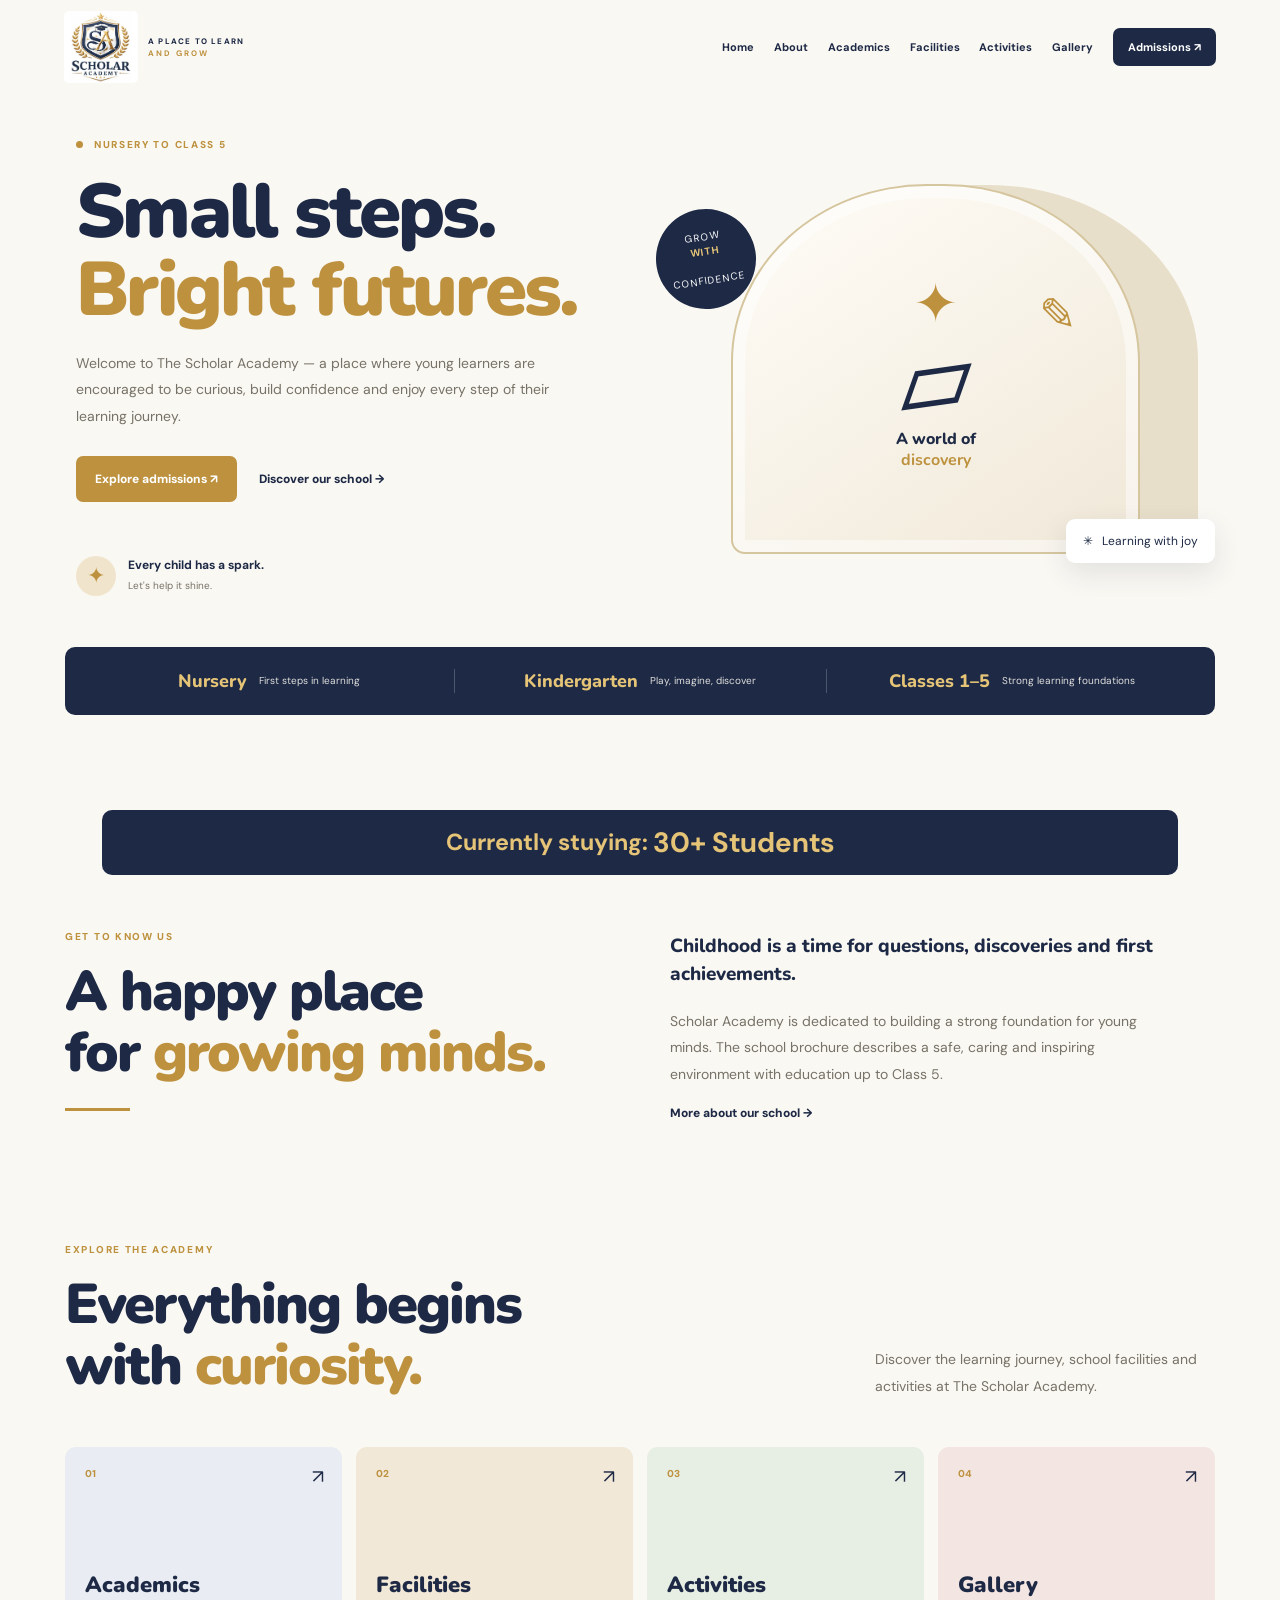
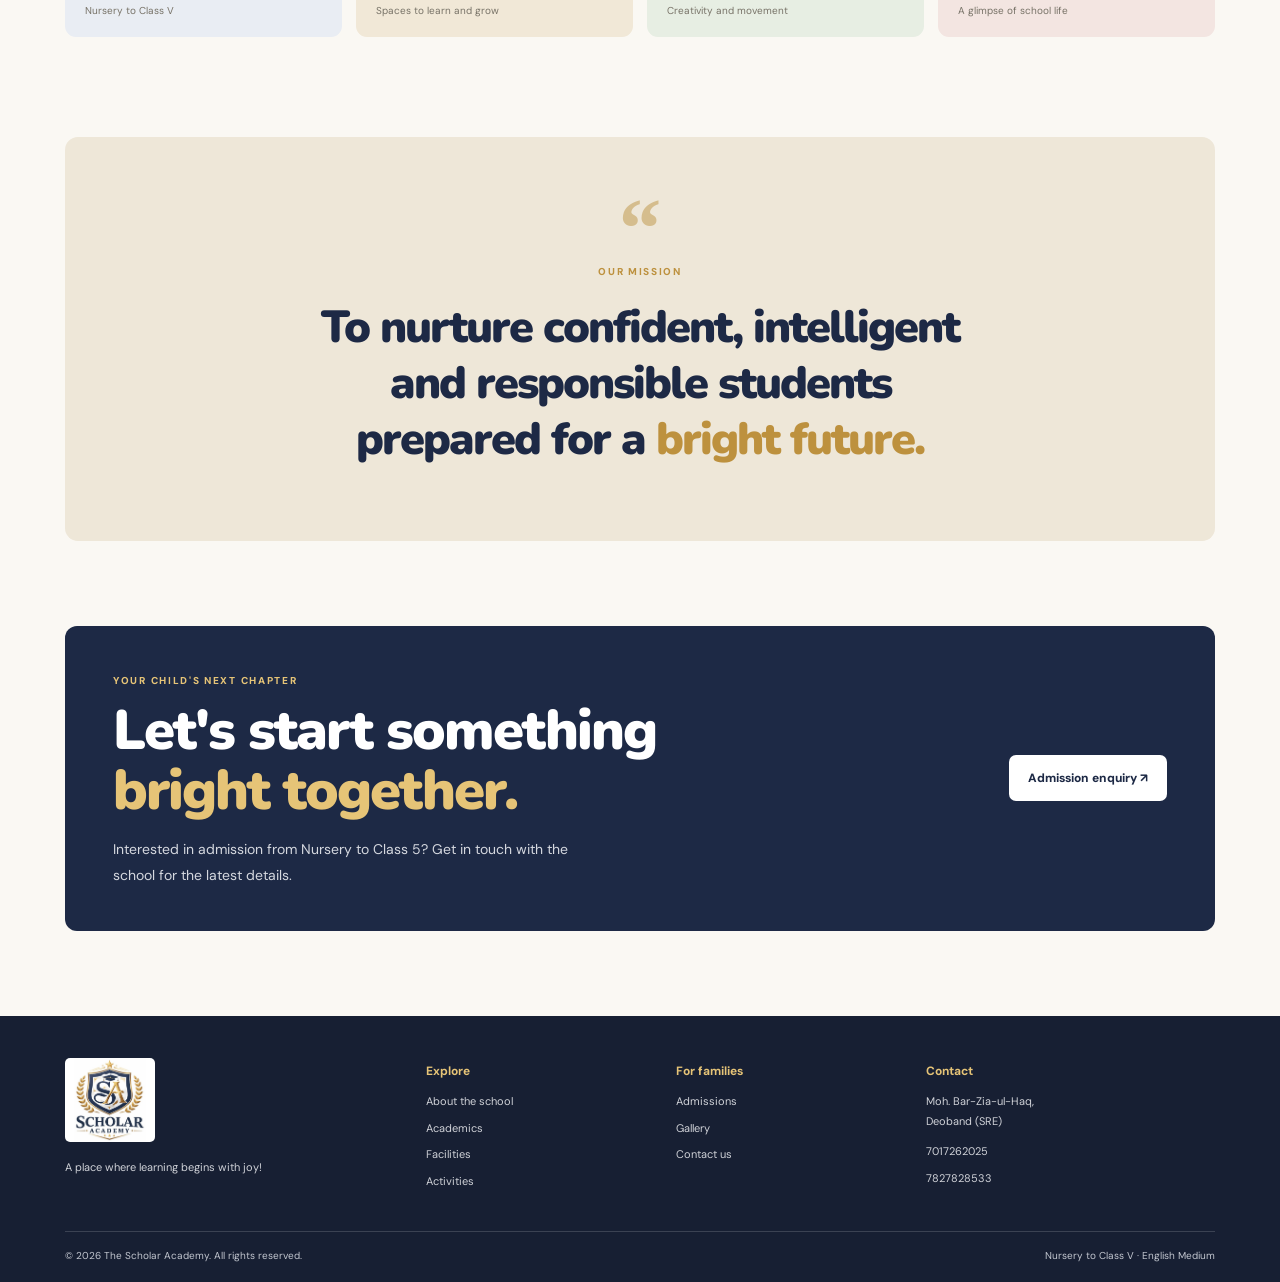
<file: index.html>
<!doctype html>
<html lang="en"><head>
<meta charset="UTF-8"><meta name="viewport" content="width=device-width, initial-scale=1">
<meta name="description" content="The Scholar Academy — Nursery to Class 5 in Deoband.">
<title>Home | The Scholar Academy</title>
<link rel="preconnect" href="https://fonts.googleapis.com"><link rel="preconnect" href="https://fonts.gstatic.com" crossorigin>
<link href="https://fonts.googleapis.com/css2?family=DM+Sans:wght@400;500;600;700&family=Nunito:wght@600;700;800;900&display=swap" rel="stylesheet">
<link rel="stylesheet" href="style.css"></head><body>

<header class="site-header">
  <a class="brand" href="index.html" aria-label="The Scholar Academy home">
    <img src="assets/scholar-academy-logo.jpg" alt="The Scholar Academy crest" class="brand-logo">
    <span class="brand-caption">A PLACE TO LEARN <b>AND GROW</b></span>
  </a>
  <button class="menu-toggle" aria-label="Open navigation" aria-expanded="false" aria-controls="main-nav"><span></span><span></span><span></span></button>
  <nav class="main-nav" id="main-nav">
    <a href="index.html">Home</a><a href="about.html">About</a><a href="academics.html">Academics</a>
    <a href="facilities.html">Facilities</a><a href="activities.html">Activities</a>
    <a href="gallery.html">Gallery</a><a class="nav-cta" href="admissions.html">Admissions ↗</a>
  </nav>
</header>

<main>
<section class="hero section-wrap" id="home">
  <div class="hero-copy reveal">
    <span class="eyebrow"><i></i> NURSERY TO CLASS 5</span>
    <h1>Small steps.<br><em>Bright futures.</em></h1>
    <p>Welcome to The Scholar Academy — a place where young learners are encouraged to be curious, build confidence and enjoy every step of their learning journey.</p>
    <div class="hero-actions"><a class="button button-gold" href="admissions.html">Explore admissions ↗</a><a class="text-link" href="about.html">Discover our school →</a></div>
    <div class="hero-note"><span class="note-icon">✦</span><p><strong>Every child has a spark.</strong><br><small>Let's help it shine.</small></p></div>
  </div>
  <div class="hero-art reveal">
    <div class="art-backdrop"></div><div class="hero-illustration"><span class="ill-star">✦</span><span class="ill-book">▱</span><span class="ill-pencil">✎</span><span class="ill-caption">A world of<br><b>discovery</b></span></div>
    <div class="photo-sticker">✳ &nbsp; Learning with joy</div><div class="round-sticker">GROW<br><strong>WITH</strong><br>CONFIDENCE</div>
  </div>
  <div class="hero-highlights"><div><b>Nursery</b><span>First steps in learning</span></div><div><b>Kindergarten</b><span>Play, imagine, discover</span></div><div><b>Classes 1–5</b><span>Strong learning foundations</span></div></div>
</section>
<div class="hero-highlights2"><h5>Currently stuying: </h5><b>30+ Students</b></div>
<section class="about section-wrap" id="about">
  <div class="about-heading reveal"><span class="eyebrow">GET TO KNOW US</span><h2>A happy place<br>for <em>growing minds.</em></h2><span class="gold-rule"></span></div>
  <div class="about-copy reveal"><p class="lead">Childhood is a time for questions, discoveries and first achievements.</p><p>Scholar Academy is dedicated to building a strong foundation for young minds. The school brochure describes a safe, caring and inspiring environment with education up to Class 5.</p><a class="text-link" href="about.html">More about our school →</a></div>
</section>
<section class="home-links section-wrap">
  <div class="section-heading reveal"><div><span class="eyebrow">EXPLORE THE ACADEMY</span><h2>Everything begins<br>with <em>curiosity.</em></h2></div><p>Discover the learning journey, school facilities and activities at The Scholar Academy.</p></div>
  <div class="link-card-grid">
    <a class="link-card card-one reveal" href="academics.html"><span>01</span><b>Academics</b><small>Nursery to Class V</small><i>↗</i></a>
    <a class="link-card card-two reveal" href="facilities.html"><span>02</span><b>Facilities</b><small>Spaces to learn and grow</small><i>↗</i></a>
    <a class="link-card card-three reveal" href="activities.html"><span>03</span><b>Activities</b><small>Creativity and movement</small><i>↗</i></a>
    <a class="link-card card-four reveal" href="gallery.html"><span>04</span><b>Gallery</b><small>A glimpse of school life</small><i>↗</i></a>
  </div>
</section>
<section class="mission section-wrap"><div class="mission-mark">“</div><span class="eyebrow">OUR MISSION</span><h2>To nurture confident, intelligent<br>and responsible students<br>prepared for a <em>bright future.</em></h2></section>
<section class="admissions section-wrap" id="admissions"><div><span class="eyebrow">YOUR CHILD'S NEXT CHAPTER</span><h2>Let's start something<br><em>bright together.</em></h2><p>Interested in admission from Nursery to Class 5? Get in touch with the school for the latest details.</p></div><a class="button button-light" href="admissions.html">Admission enquiry ↗</a></section>
</main>

<footer class="footer" id="contact">
  <div class="footer-main">
    <div><img src="assets/scholar-academy-logo.jpg" alt="The Scholar Academy logo" class="footer-logo"><p>A place where learning begins with joy!</p></div>
    <div><h4>Explore</h4><a href="about.html">About the school</a><a href="academics.html">Academics</a><a href="facilities.html">Facilities</a><a href="activities.html">Activities</a></div>
    <div><h4>For families</h4><a href="admissions.html">Admissions</a><a href="gallery.html">Gallery</a><a href="contact.html">Contact us</a></div>
    <div><h4>Contact</h4><p>Moh. Bar-Zia-ul-Haq,<br>Deoband (SRE)</p><a href="tel:+917017262025">7017262025</a><a href="tel:+917827828533">7827828533</a></div>
  </div>
  <div class="footer-bottom"><span>© <span id="year"></span> The Scholar Academy. All rights reserved.</span><span>Nursery to Class V · English Medium</span></div>
</footer>

<script src="script.js"></script></body></html>
</file>
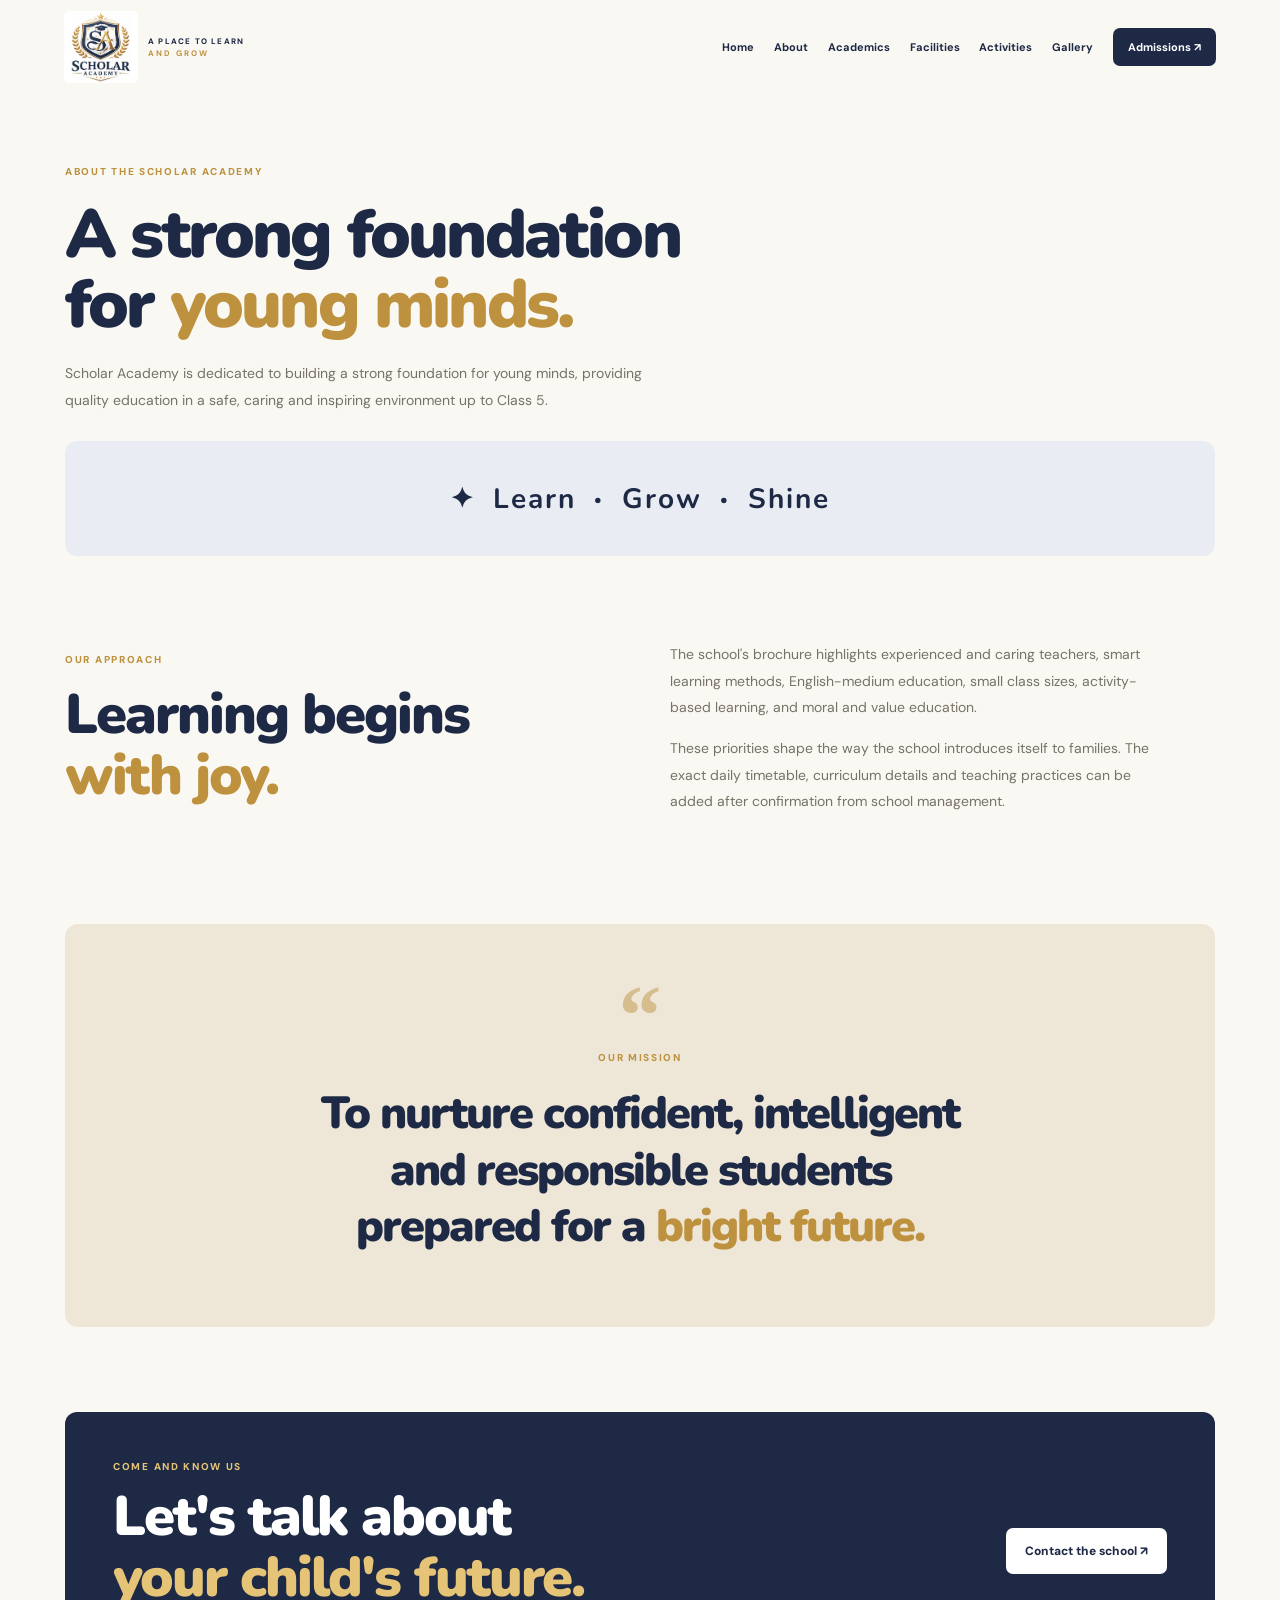
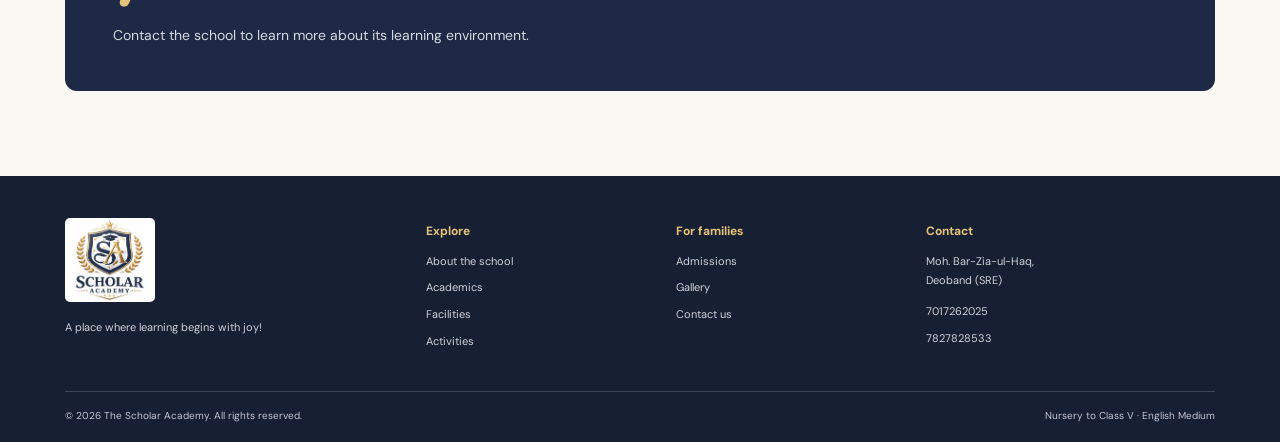
<file: about.html>
<!doctype html>
<html lang="en"><head>
<meta charset="UTF-8"><meta name="viewport" content="width=device-width, initial-scale=1">
<meta name="description" content="Learn about Scholar Academy's approach and mission.">
<title>About | The Scholar Academy</title>
<link rel="preconnect" href="https://fonts.googleapis.com"><link rel="preconnect" href="https://fonts.gstatic.com" crossorigin>
<link href="https://fonts.googleapis.com/css2?family=DM+Sans:wght@400;500;600;700&family=Nunito:wght@600;700;800;900&display=swap" rel="stylesheet">
<link rel="stylesheet" href="style.css"></head><body>

<header class="site-header">
  <a class="brand" href="index.html" aria-label="The Scholar Academy home">
    <img src="assets/scholar-academy-logo.jpg" alt="The Scholar Academy crest" class="brand-logo">
    <span class="brand-caption">A PLACE TO LEARN <b>AND GROW</b></span>
  </a>
  <button class="menu-toggle" aria-label="Open navigation" aria-expanded="false" aria-controls="main-nav"><span></span><span></span><span></span></button>
  <nav class="main-nav" id="main-nav">
    <a href="index.html">Home</a><a href="about.html">About</a><a href="academics.html">Academics</a>
    <a href="facilities.html">Facilities</a><a href="activities.html">Activities</a>
    <a href="gallery.html">Gallery</a><a class="nav-cta" href="admissions.html">Admissions ↗</a>
  </nav>
</header>

<main>
<section class="page-hero section-wrap"><span class="eyebrow">ABOUT THE SCHOLAR ACADEMY</span><h1>A strong foundation<br>for <em>young minds.</em></h1><p>Scholar Academy is dedicated to building a strong foundation for young minds, providing quality education in a safe, caring and inspiring environment up to Class 5.</p><div class="page-hero-art art-about">✦ <b>Learn</b> · <b>Grow</b> · <b>Shine</b></div></section>
<section class="content-split section-wrap"><div><span class="eyebrow">OUR APPROACH</span><h2>Learning begins<br><em>with joy.</em></h2></div><div><p>The school's brochure highlights experienced and caring teachers, smart learning methods, English-medium education, small class sizes, activity-based learning, and moral and value education.</p><p>These priorities shape the way the school introduces itself to families. The exact daily timetable, curriculum details and teaching practices can be added after confirmation from school management.</p></div></section>
<section class="mission section-wrap"><div class="mission-mark">“</div><span class="eyebrow">OUR MISSION</span><h2>To nurture confident, intelligent<br>and responsible students<br>prepared for a <em>bright future.</em></h2></section>
<section class="admissions section-wrap"><div><span class="eyebrow">COME AND KNOW US</span><h2>Let's talk about<br><em>your child's future.</em></h2><p>Contact the school to learn more about its learning environment.</p></div><a class="button button-light" href="contact.html">Contact the school ↗</a></section>
</main>

<footer class="footer" id="contact">
  <div class="footer-main">
    <div><img src="assets/scholar-academy-logo.jpg" alt="The Scholar Academy logo" class="footer-logo"><p>A place where learning begins with joy!</p></div>
    <div><h4>Explore</h4><a href="about.html">About the school</a><a href="academics.html">Academics</a><a href="facilities.html">Facilities</a><a href="activities.html">Activities</a></div>
    <div><h4>For families</h4><a href="admissions.html">Admissions</a><a href="gallery.html">Gallery</a><a href="contact.html">Contact us</a></div>
    <div><h4>Contact</h4><p>Moh. Bar-Zia-ul-Haq,<br>Deoband (SRE)</p><a href="tel:+917017262025">7017262025</a><a href="tel:+917827828533">7827828533</a></div>
  </div>
  <div class="footer-bottom"><span>© <span id="year"></span> The Scholar Academy. All rights reserved.</span><span>Nursery to Class V · English Medium</span></div>
</footer>

<script src="script.js"></script></body></html>
</file>
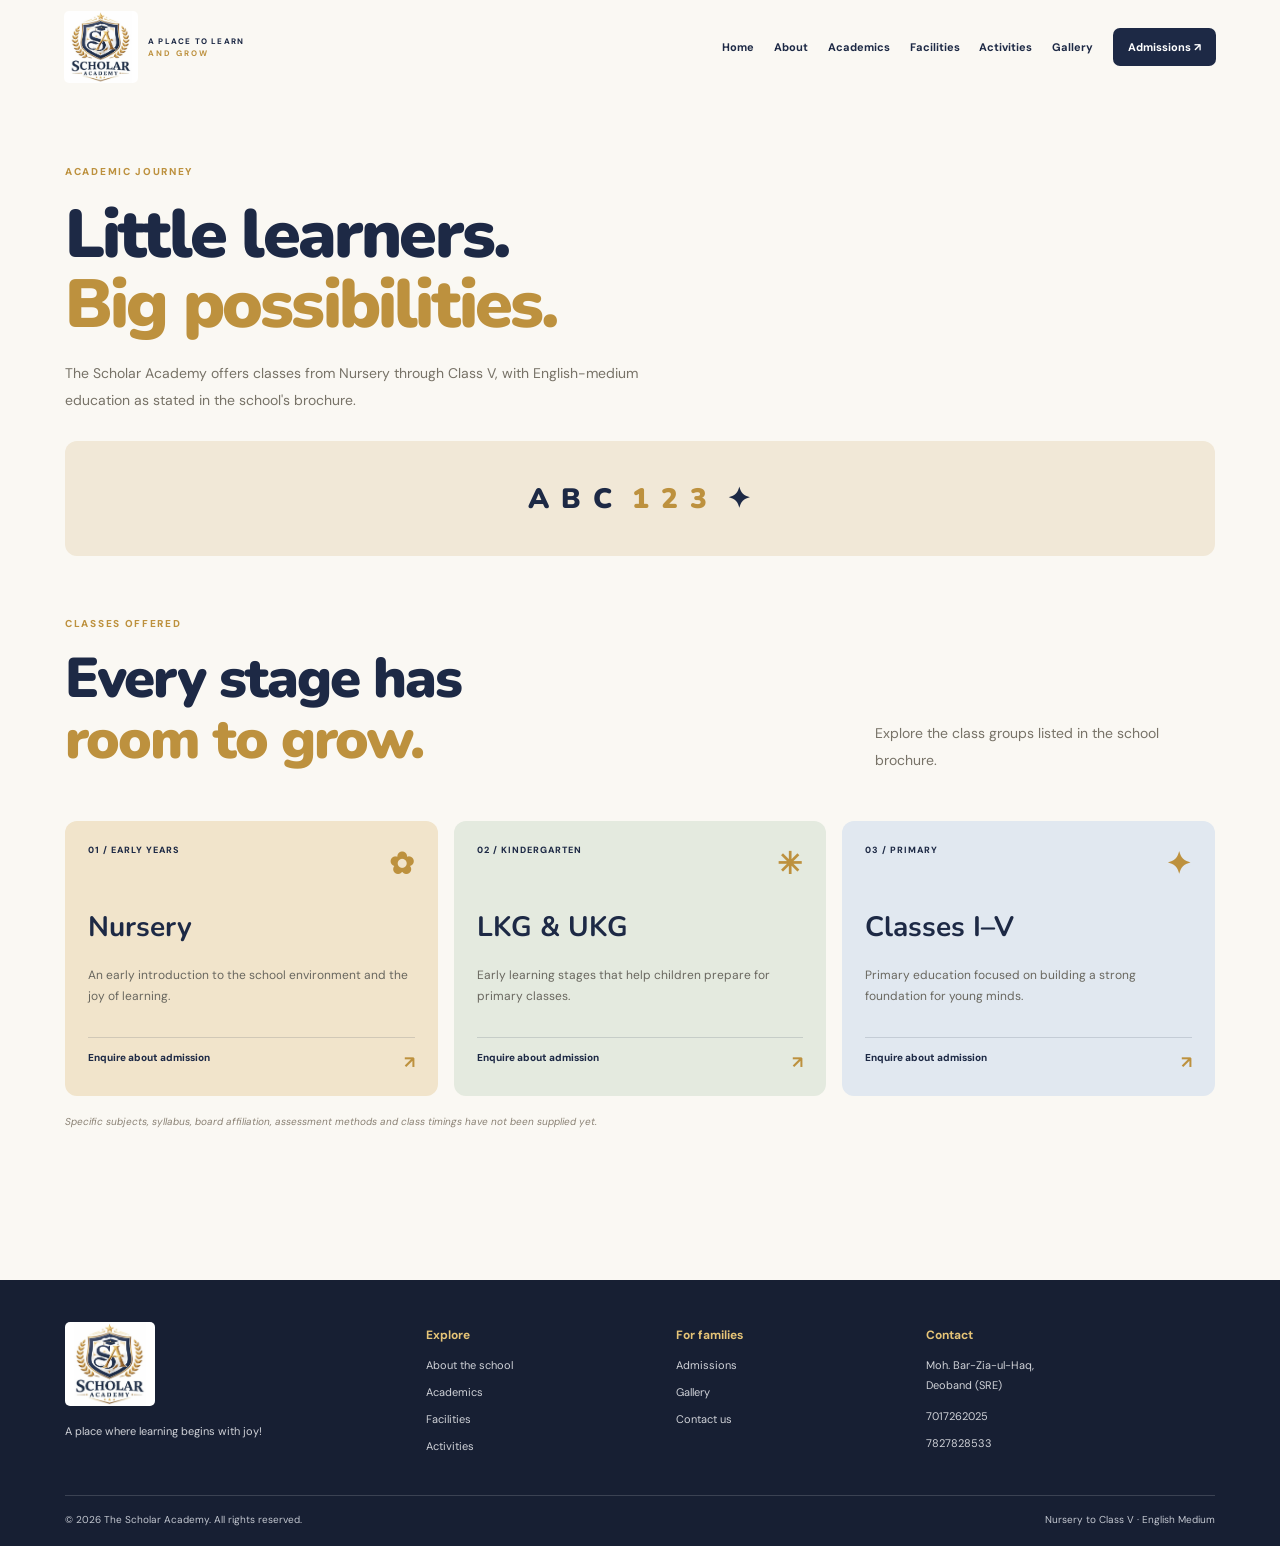
<file: academics.html>
<!doctype html>
<html lang="en"><head>
<meta charset="UTF-8"><meta name="viewport" content="width=device-width, initial-scale=1">
<meta name="description" content="Academic stages from Nursery to Class V at Scholar Academy.">
<title>Academics | The Scholar Academy</title>
<link rel="preconnect" href="https://fonts.googleapis.com"><link rel="preconnect" href="https://fonts.gstatic.com" crossorigin>
<link href="https://fonts.googleapis.com/css2?family=DM+Sans:wght@400;500;600;700&family=Nunito:wght@600;700;800;900&display=swap" rel="stylesheet">
<link rel="stylesheet" href="style.css"></head><body>

<header class="site-header">
  <a class="brand" href="index.html" aria-label="The Scholar Academy home">
    <img src="assets/scholar-academy-logo.jpg" alt="The Scholar Academy crest" class="brand-logo">
    <span class="brand-caption">A PLACE TO LEARN <b>AND GROW</b></span>
  </a>
  <button class="menu-toggle" aria-label="Open navigation" aria-expanded="false" aria-controls="main-nav"><span></span><span></span><span></span></button>
  <nav class="main-nav" id="main-nav">
    <a href="index.html">Home</a><a href="about.html">About</a><a href="academics.html">Academics</a>
    <a href="facilities.html">Facilities</a><a href="activities.html">Activities</a>
    <a href="gallery.html">Gallery</a><a class="nav-cta" href="admissions.html">Admissions ↗</a>
  </nav>
</header>

<main>
<section class="page-hero section-wrap"><span class="eyebrow">ACADEMIC JOURNEY</span><h1>Little learners.<br><em>Big possibilities.</em></h1><p>The Scholar Academy offers classes from Nursery through Class V, with English-medium education as stated in the school's brochure.</p><div class="page-hero-art art-academics">A B C <span>1 2 3</span> ✦</div></section>
<section class="academics section-wrap"><div class="section-heading"><div><span class="eyebrow">CLASSES OFFERED</span><h2>Every stage has<br><em>room to grow.</em></h2></div><p>Explore the class groups listed in the school brochure.</p></div>
<div class="program-grid">
<article class="program-card program-early"><div class="program-top"><span>01 / EARLY YEARS</span><span class="program-symbol">✿</span></div><h3>Nursery</h3><p>An early introduction to the school environment and the joy of learning.</p><a href="admissions.html">Enquire about admission <b>↗</b></a></article>
<article class="program-card program-kinder"><div class="program-top"><span>02 / KINDERGARTEN</span><span class="program-symbol">✳</span></div><h3>LKG & UKG</h3><p>Early learning stages that help children prepare for primary classes.</p><a href="admissions.html">Enquire about admission <b>↗</b></a></article>
<article class="program-card program-primary"><div class="program-top"><span>03 / PRIMARY</span><span class="program-symbol">✦</span></div><h3>Classes I–V</h3><p>Primary education focused on building a strong foundation for young minds.</p><a href="admissions.html">Enquire about admission <b>↗</b></a></article>
</div><p class="small-note">Specific subjects, syllabus, board affiliation, assessment methods and class timings have not been supplied yet.</p></section>
</main>

<footer class="footer" id="contact">
  <div class="footer-main">
    <div><img src="assets/scholar-academy-logo.jpg" alt="The Scholar Academy logo" class="footer-logo"><p>A place where learning begins with joy!</p></div>
    <div><h4>Explore</h4><a href="about.html">About the school</a><a href="academics.html">Academics</a><a href="facilities.html">Facilities</a><a href="activities.html">Activities</a></div>
    <div><h4>For families</h4><a href="admissions.html">Admissions</a><a href="gallery.html">Gallery</a><a href="contact.html">Contact us</a></div>
    <div><h4>Contact</h4><p>Moh. Bar-Zia-ul-Haq,<br>Deoband (SRE)</p><a href="tel:+917017262025">7017262025</a><a href="tel:+917827828533">7827828533</a></div>
  </div>
  <div class="footer-bottom"><span>© <span id="year"></span> The Scholar Academy. All rights reserved.</span><span>Nursery to Class V · English Medium</span></div>
</footer>

<script src="script.js"></script></body></html>
</file>
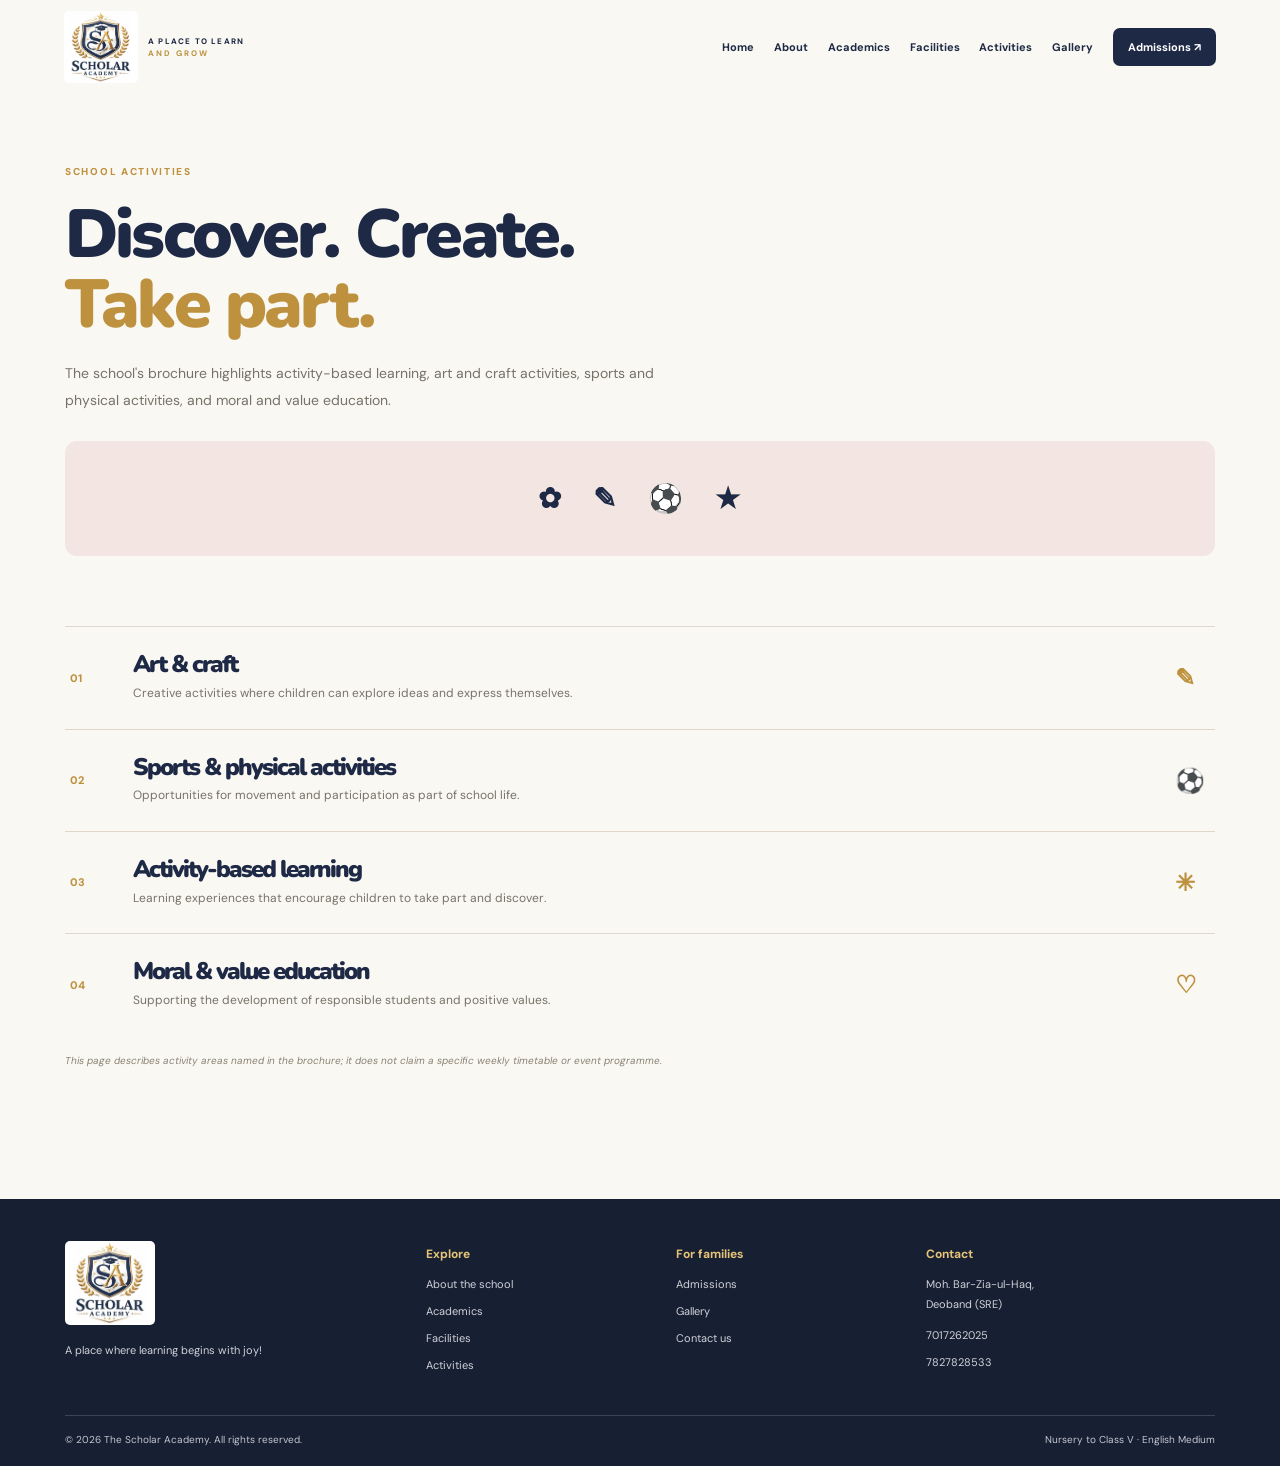
<file: activities.html>
<!doctype html>
<html lang="en"><head>
<meta charset="UTF-8"><meta name="viewport" content="width=device-width, initial-scale=1">
<meta name="description" content="Activity-based learning, art and craft, sports and physical activities.">
<title>Activities | The Scholar Academy</title>
<link rel="preconnect" href="https://fonts.googleapis.com"><link rel="preconnect" href="https://fonts.gstatic.com" crossorigin>
<link href="https://fonts.googleapis.com/css2?family=DM+Sans:wght@400;500;600;700&family=Nunito:wght@600;700;800;900&display=swap" rel="stylesheet">
<link rel="stylesheet" href="style.css"></head><body>

<header class="site-header">
  <a class="brand" href="index.html" aria-label="The Scholar Academy home">
    <img src="assets/scholar-academy-logo.jpg" alt="The Scholar Academy crest" class="brand-logo">
    <span class="brand-caption">A PLACE TO LEARN <b>AND GROW</b></span>
  </a>
  <button class="menu-toggle" aria-label="Open navigation" aria-expanded="false" aria-controls="main-nav"><span></span><span></span><span></span></button>
  <nav class="main-nav" id="main-nav">
    <a href="index.html">Home</a><a href="about.html">About</a><a href="academics.html">Academics</a>
    <a href="facilities.html">Facilities</a><a href="activities.html">Activities</a>
    <a href="gallery.html">Gallery</a><a class="nav-cta" href="admissions.html">Admissions ↗</a>
  </nav>
</header>

<main>
<section class="page-hero section-wrap"><span class="eyebrow">SCHOOL ACTIVITIES</span><h1>Discover. Create.<br><em>Take part.</em></h1><p>The school's brochure highlights activity-based learning, art and craft activities, sports and physical activities, and moral and value education.</p><div class="page-hero-art art-activities">✿ &nbsp; ✎ &nbsp; ⚽ &nbsp; ★</div></section>
<section class="activity-list section-wrap">
<article class="activity-row"><span>01</span><div><h2>Art & craft</h2><p>Creative activities where children can explore ideas and express themselves.</p></div><b>✎</b></article>
<article class="activity-row"><span>02</span><div><h2>Sports & physical activities</h2><p>Opportunities for movement and participation as part of school life.</p></div><b>⚽</b></article>
<article class="activity-row"><span>03</span><div><h2>Activity-based learning</h2><p>Learning experiences that encourage children to take part and discover.</p></div><b>✳</b></article>
<article class="activity-row"><span>04</span><div><h2>Moral & value education</h2><p>Supporting the development of responsible students and positive values.</p></div><b>♡</b></article>
<p class="small-note">This page describes activity areas named in the brochure; it does not claim a specific weekly timetable or event programme.</p>
</section>
</main>

<footer class="footer" id="contact">
  <div class="footer-main">
    <div><img src="assets/scholar-academy-logo.jpg" alt="The Scholar Academy logo" class="footer-logo"><p>A place where learning begins with joy!</p></div>
    <div><h4>Explore</h4><a href="about.html">About the school</a><a href="academics.html">Academics</a><a href="facilities.html">Facilities</a><a href="activities.html">Activities</a></div>
    <div><h4>For families</h4><a href="admissions.html">Admissions</a><a href="gallery.html">Gallery</a><a href="contact.html">Contact us</a></div>
    <div><h4>Contact</h4><p>Moh. Bar-Zia-ul-Haq,<br>Deoband (SRE)</p><a href="tel:+917017262025">7017262025</a><a href="tel:+917827828533">7827828533</a></div>
  </div>
  <div class="footer-bottom"><span>© <span id="year"></span> The Scholar Academy. All rights reserved.</span><span>Nursery to Class V · English Medium</span></div>
</footer>

<script src="script.js"></script></body></html>
</file>
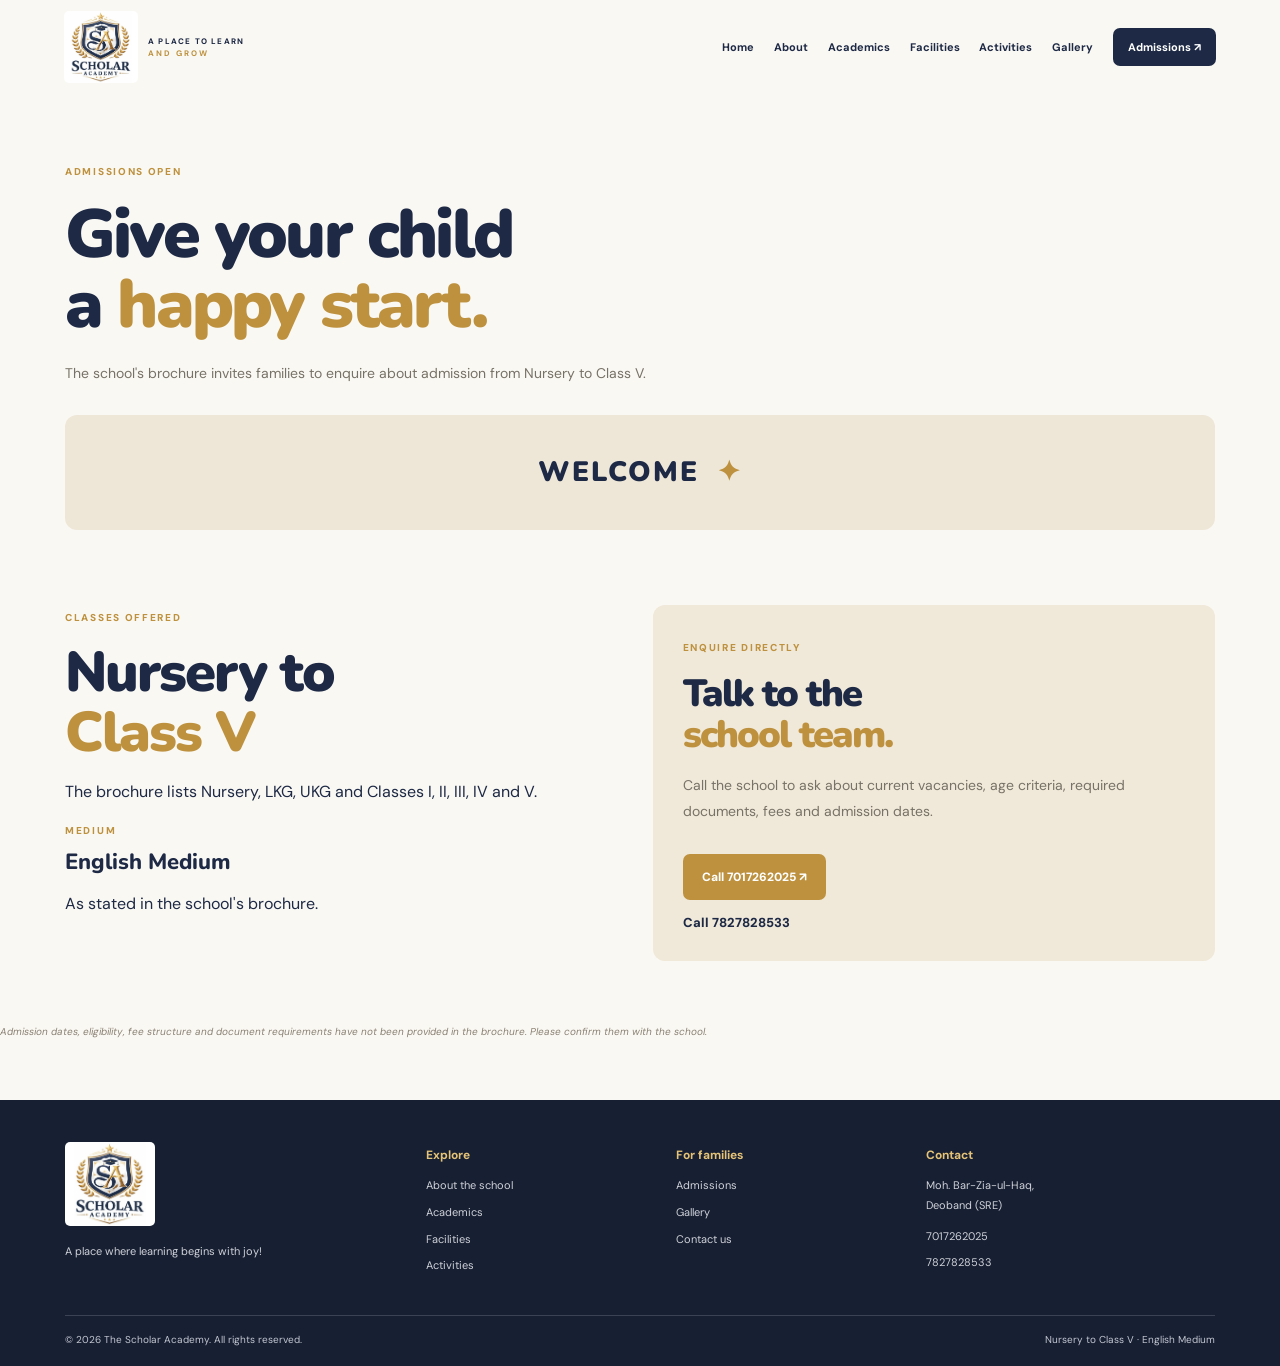
<file: admissions.html>
<!doctype html>
<html lang="en"><head>
<meta charset="UTF-8"><meta name="viewport" content="width=device-width, initial-scale=1">
<meta name="description" content="Contact The Scholar Academy about admissions from Nursery to Class V.">
<title>Admissions | The Scholar Academy</title>
<link rel="preconnect" href="https://fonts.googleapis.com"><link rel="preconnect" href="https://fonts.gstatic.com" crossorigin>
<link href="https://fonts.googleapis.com/css2?family=DM+Sans:wght@400;500;600;700&family=Nunito:wght@600;700;800;900&display=swap" rel="stylesheet">
<link rel="stylesheet" href="style.css"></head><body>

<header class="site-header">
  <a class="brand" href="index.html" aria-label="The Scholar Academy home">
    <img src="assets/scholar-academy-logo.jpg" alt="The Scholar Academy crest" class="brand-logo">
    <span class="brand-caption">A PLACE TO LEARN <b>AND GROW</b></span>
  </a>
  <button class="menu-toggle" aria-label="Open navigation" aria-expanded="false" aria-controls="main-nav"><span></span><span></span><span></span></button>
  <nav class="main-nav" id="main-nav">
    <a href="index.html">Home</a><a href="about.html">About</a><a href="academics.html">Academics</a>
    <a href="facilities.html">Facilities</a><a href="activities.html">Activities</a>
    <a href="gallery.html">Gallery</a><a class="nav-cta" href="admissions.html">Admissions ↗</a>
  </nav>
</header>

<main>
<section class="page-hero section-wrap"><span class="eyebrow">ADMISSIONS OPEN</span><h1>Give your child<br>a <em>happy start.</em></h1><p>The school's brochure invites families to enquire about admission from Nursery to Class V.</p><div class="page-hero-art art-admissions">WELCOME <span>✦</span></div></section>
<section class="admission-details section-wrap"><div><span class="eyebrow">CLASSES OFFERED</span><h2>Nursery to<br><em>Class V</em></h2><p>The brochure lists Nursery, LKG, UKG and Classes I, II, III, IV and V.</p><span class="eyebrow">MEDIUM</span><h3>English Medium</h3><p>As stated in the school's brochure.</p></div>
<div class="contact-card"><span class="eyebrow">ENQUIRE DIRECTLY</span><h2>Talk to the<br><em>school team.</em></h2><p>Call the school to ask about current vacancies, age criteria, required documents, fees and admission dates.</p><a class="button button-gold" href="tel:+917017262025">Call 7017262025 ↗</a><a class="phone-link" href="tel:+917827828533">Call 7827828533</a></div></section>
<p class="small-note section-wrap">Admission dates, eligibility, fee structure and document requirements have not been provided in the brochure. Please confirm them with the school.</p>
</main>

<footer class="footer" id="contact">
  <div class="footer-main">
    <div><img src="assets/scholar-academy-logo.jpg" alt="The Scholar Academy logo" class="footer-logo"><p>A place where learning begins with joy!</p></div>
    <div><h4>Explore</h4><a href="about.html">About the school</a><a href="academics.html">Academics</a><a href="facilities.html">Facilities</a><a href="activities.html">Activities</a></div>
    <div><h4>For families</h4><a href="admissions.html">Admissions</a><a href="gallery.html">Gallery</a><a href="contact.html">Contact us</a></div>
    <div><h4>Contact</h4><p>Moh. Bar-Zia-ul-Haq,<br>Deoband (SRE)</p><a href="tel:+917017262025">7017262025</a><a href="tel:+917827828533">7827828533</a></div>
  </div>
  <div class="footer-bottom"><span>© <span id="year"></span> The Scholar Academy. All rights reserved.</span><span>Nursery to Class V · English Medium</span></div>
</footer>

<script src="script.js"></script></body></html>
</file>
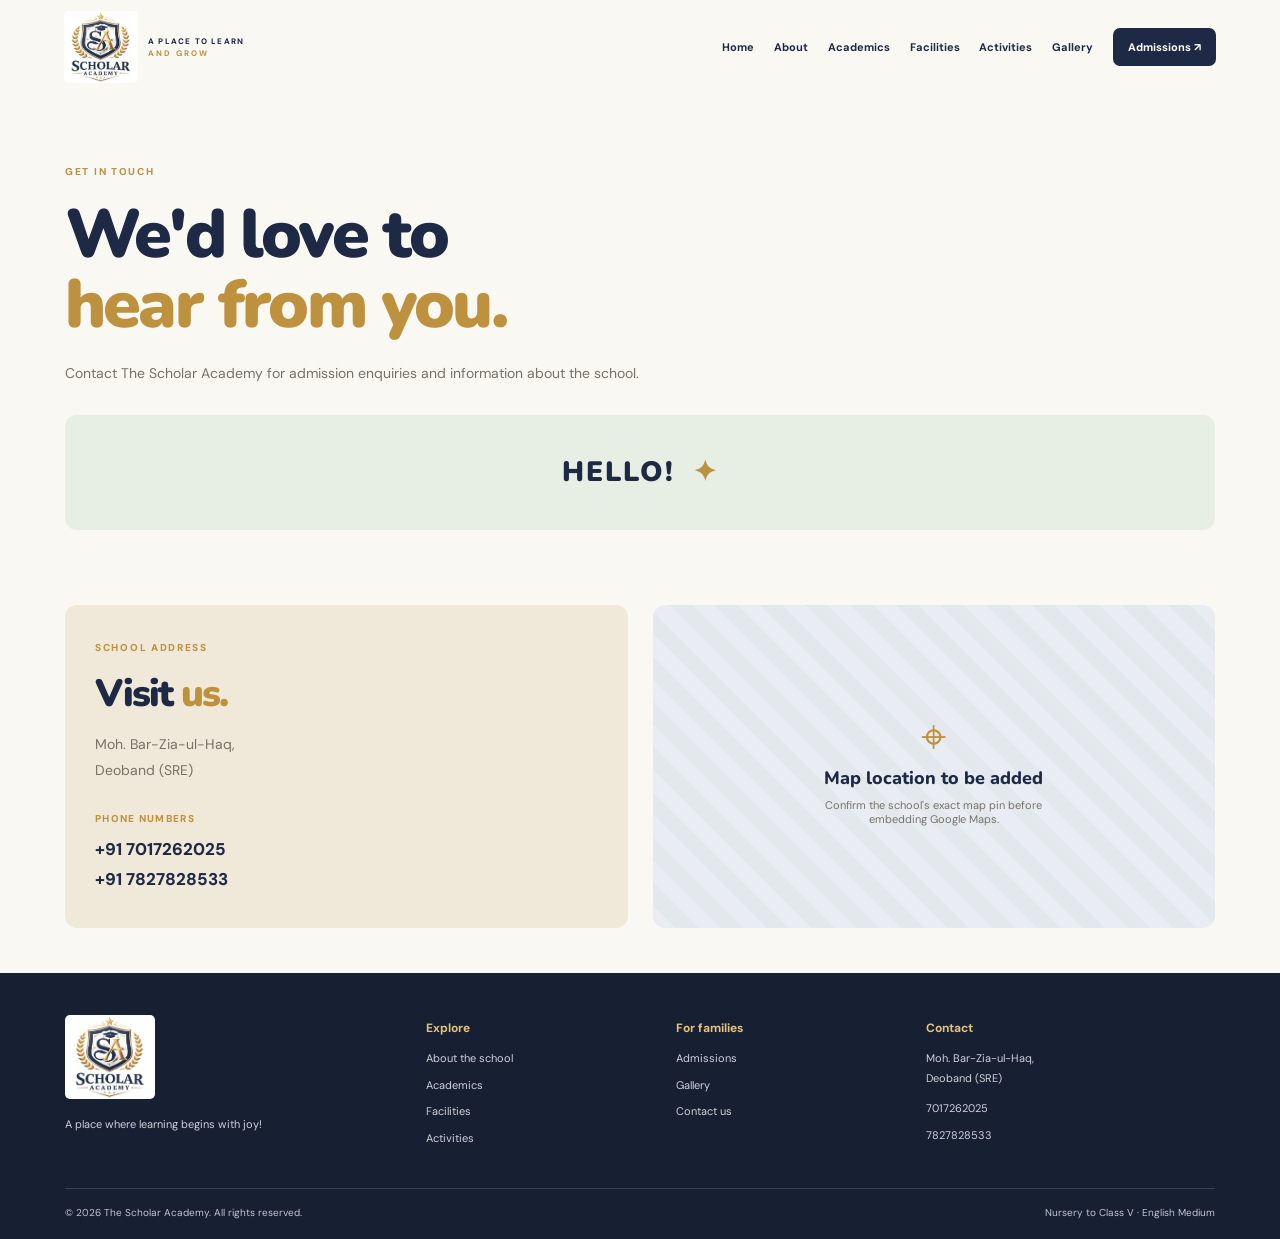
<file: contact.html>
<!doctype html>
<html lang="en"><head>
<meta charset="UTF-8"><meta name="viewport" content="width=device-width, initial-scale=1">
<meta name="description" content="Contact details for The Scholar Academy, Moh. Bar-Zia-ul-Haq, Deoband.">
<title>Contact | The Scholar Academy</title>
<link rel="preconnect" href="https://fonts.googleapis.com"><link rel="preconnect" href="https://fonts.gstatic.com" crossorigin>
<link href="https://fonts.googleapis.com/css2?family=DM+Sans:wght@400;500;600;700&family=Nunito:wght@600;700;800;900&display=swap" rel="stylesheet">
<link rel="stylesheet" href="style.css"></head><body>

<header class="site-header">
  <a class="brand" href="index.html" aria-label="The Scholar Academy home">
    <img src="assets/scholar-academy-logo.jpg" alt="The Scholar Academy crest" class="brand-logo">
    <span class="brand-caption">A PLACE TO LEARN <b>AND GROW</b></span>
  </a>
  <button class="menu-toggle" aria-label="Open navigation" aria-expanded="false" aria-controls="main-nav"><span></span><span></span><span></span></button>
  <nav class="main-nav" id="main-nav">
    <a href="index.html">Home</a><a href="about.html">About</a><a href="academics.html">Academics</a>
    <a href="facilities.html">Facilities</a><a href="activities.html">Activities</a>
    <a href="gallery.html">Gallery</a><a class="nav-cta" href="admissions.html">Admissions ↗</a>
  </nav>
</header>

<main>
<section class="page-hero section-wrap"><span class="eyebrow">GET IN TOUCH</span><h1>We'd love to<br><em>hear from you.</em></h1><p>Contact The Scholar Academy for admission enquiries and information about the school.</p><div class="page-hero-art art-contact">HELLO! <span>✦</span></div></section>
<section class="contact-layout section-wrap">
<div class="contact-card"><span class="eyebrow">SCHOOL ADDRESS</span><h2>Visit <em>us.</em></h2><p>Moh. Bar-Zia-ul-Haq,<br>Deoband (SRE)</p><p class="contact-label">PHONE NUMBERS</p><a class="contact-phone" href="tel:+917017262025">+91 7017262025</a><a class="contact-phone" href="tel:+917827828533">+91 7827828533</a></div>
<div class="map-placeholder"><span>⌖</span><b>Map location to be added</b><small>Confirm the school's exact map pin before embedding Google Maps.</small></div>
</section>
</main>

<footer class="footer" id="contact">
  <div class="footer-main">
    <div><img src="assets/scholar-academy-logo.jpg" alt="The Scholar Academy logo" class="footer-logo"><p>A place where learning begins with joy!</p></div>
    <div><h4>Explore</h4><a href="about.html">About the school</a><a href="academics.html">Academics</a><a href="facilities.html">Facilities</a><a href="activities.html">Activities</a></div>
    <div><h4>For families</h4><a href="admissions.html">Admissions</a><a href="gallery.html">Gallery</a><a href="contact.html">Contact us</a></div>
    <div><h4>Contact</h4><p>Moh. Bar-Zia-ul-Haq,<br>Deoband (SRE)</p><a href="tel:+917017262025">7017262025</a><a href="tel:+917827828533">7827828533</a></div>
  </div>
  <div class="footer-bottom"><span>© <span id="year"></span> The Scholar Academy. All rights reserved.</span><span>Nursery to Class V · English Medium</span></div>
</footer>

<script src="script.js"></script></body></html>
</file>
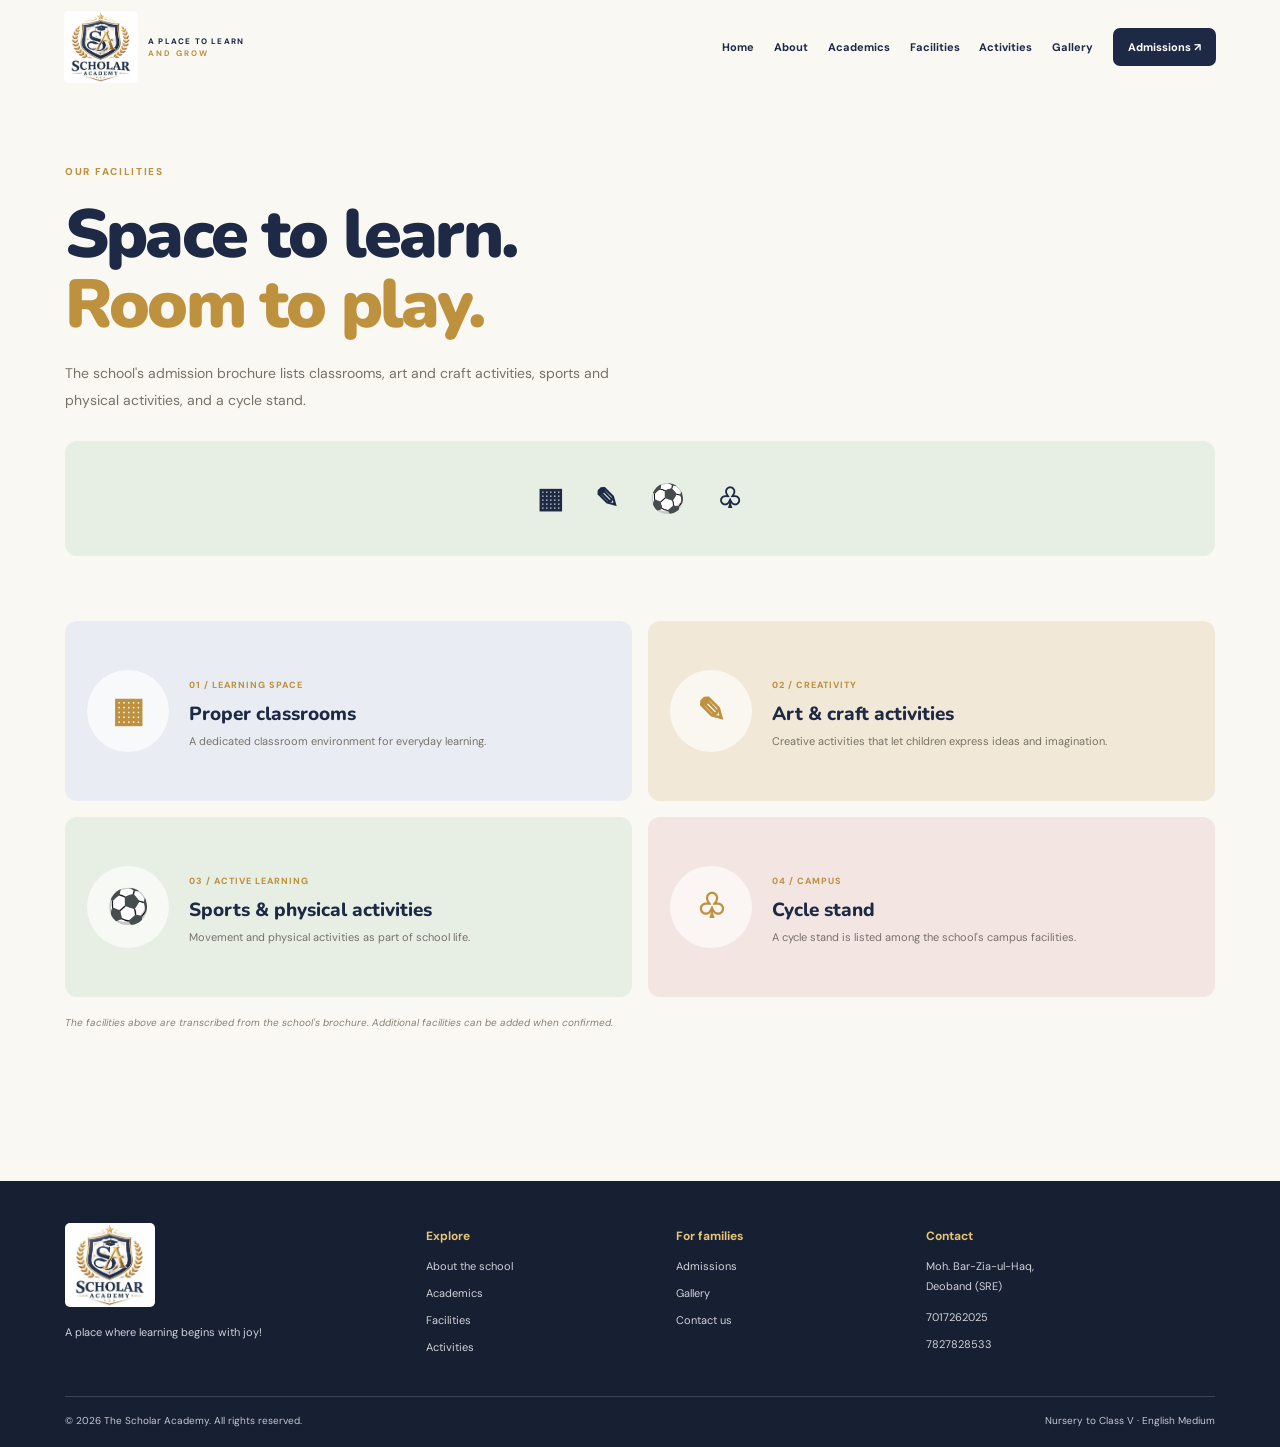
<file: facilities.html>
<!doctype html>
<html lang="en"><head>
<meta charset="UTF-8"><meta name="viewport" content="width=device-width, initial-scale=1">
<meta name="description" content="Facilities listed by The Scholar Academy in its admission brochure.">
<title>Facilities | The Scholar Academy</title>
<link rel="preconnect" href="https://fonts.googleapis.com"><link rel="preconnect" href="https://fonts.gstatic.com" crossorigin>
<link href="https://fonts.googleapis.com/css2?family=DM+Sans:wght@400;500;600;700&family=Nunito:wght@600;700;800;900&display=swap" rel="stylesheet">
<link rel="stylesheet" href="style.css"></head><body>

<header class="site-header">
  <a class="brand" href="index.html" aria-label="The Scholar Academy home">
    <img src="assets/scholar-academy-logo.jpg" alt="The Scholar Academy crest" class="brand-logo">
    <span class="brand-caption">A PLACE TO LEARN <b>AND GROW</b></span>
  </a>
  <button class="menu-toggle" aria-label="Open navigation" aria-expanded="false" aria-controls="main-nav"><span></span><span></span><span></span></button>
  <nav class="main-nav" id="main-nav">
    <a href="index.html">Home</a><a href="about.html">About</a><a href="academics.html">Academics</a>
    <a href="facilities.html">Facilities</a><a href="activities.html">Activities</a>
    <a href="gallery.html">Gallery</a><a class="nav-cta" href="admissions.html">Admissions ↗</a>
  </nav>
</header>

<main>
<section class="page-hero section-wrap"><span class="eyebrow">OUR FACILITIES</span><h1>Space to learn.<br><em>Room to play.</em></h1><p>The school's admission brochure lists classrooms, art and craft activities, sports and physical activities, and a cycle stand.</p><div class="page-hero-art art-facilities">▦ &nbsp; ✎ &nbsp; ⚽ &nbsp; ♧</div></section>
<section class="facilities section-wrap"><div class="facility-grid">
<article class="facility-card facility-classroom"><div class="facility-art">▦</div><div><span>01 / LEARNING SPACE</span><h3>Proper classrooms</h3><p>A dedicated classroom environment for everyday learning.</p></div></article>
<article class="facility-card facility-artcraft"><div class="facility-art">✎</div><div><span>02 / CREATIVITY</span><h3>Art & craft activities</h3><p>Creative activities that let children express ideas and imagination.</p></div></article>
<article class="facility-card facility-sports"><div class="facility-art">⚽</div><div><span>03 / ACTIVE LEARNING</span><h3>Sports & physical activities</h3><p>Movement and physical activities as part of school life.</p></div></article>
<article class="facility-card facility-cycle"><div class="facility-art">♧</div><div><span>04 / CAMPUS</span><h3>Cycle stand</h3><p>A cycle stand is listed among the school's campus facilities.</p></div></article>
</div><p class="small-note">The facilities above are transcribed from the school's brochure. Additional facilities can be added when confirmed.</p></section>
</main>

<footer class="footer" id="contact">
  <div class="footer-main">
    <div><img src="assets/scholar-academy-logo.jpg" alt="The Scholar Academy logo" class="footer-logo"><p>A place where learning begins with joy!</p></div>
    <div><h4>Explore</h4><a href="about.html">About the school</a><a href="academics.html">Academics</a><a href="facilities.html">Facilities</a><a href="activities.html">Activities</a></div>
    <div><h4>For families</h4><a href="admissions.html">Admissions</a><a href="gallery.html">Gallery</a><a href="contact.html">Contact us</a></div>
    <div><h4>Contact</h4><p>Moh. Bar-Zia-ul-Haq,<br>Deoband (SRE)</p><a href="tel:+917017262025">7017262025</a><a href="tel:+917827828533">7827828533</a></div>
  </div>
  <div class="footer-bottom"><span>© <span id="year"></span> The Scholar Academy. All rights reserved.</span><span>Nursery to Class V · English Medium</span></div>
</footer>

<script src="script.js"></script></body></html>
</file>
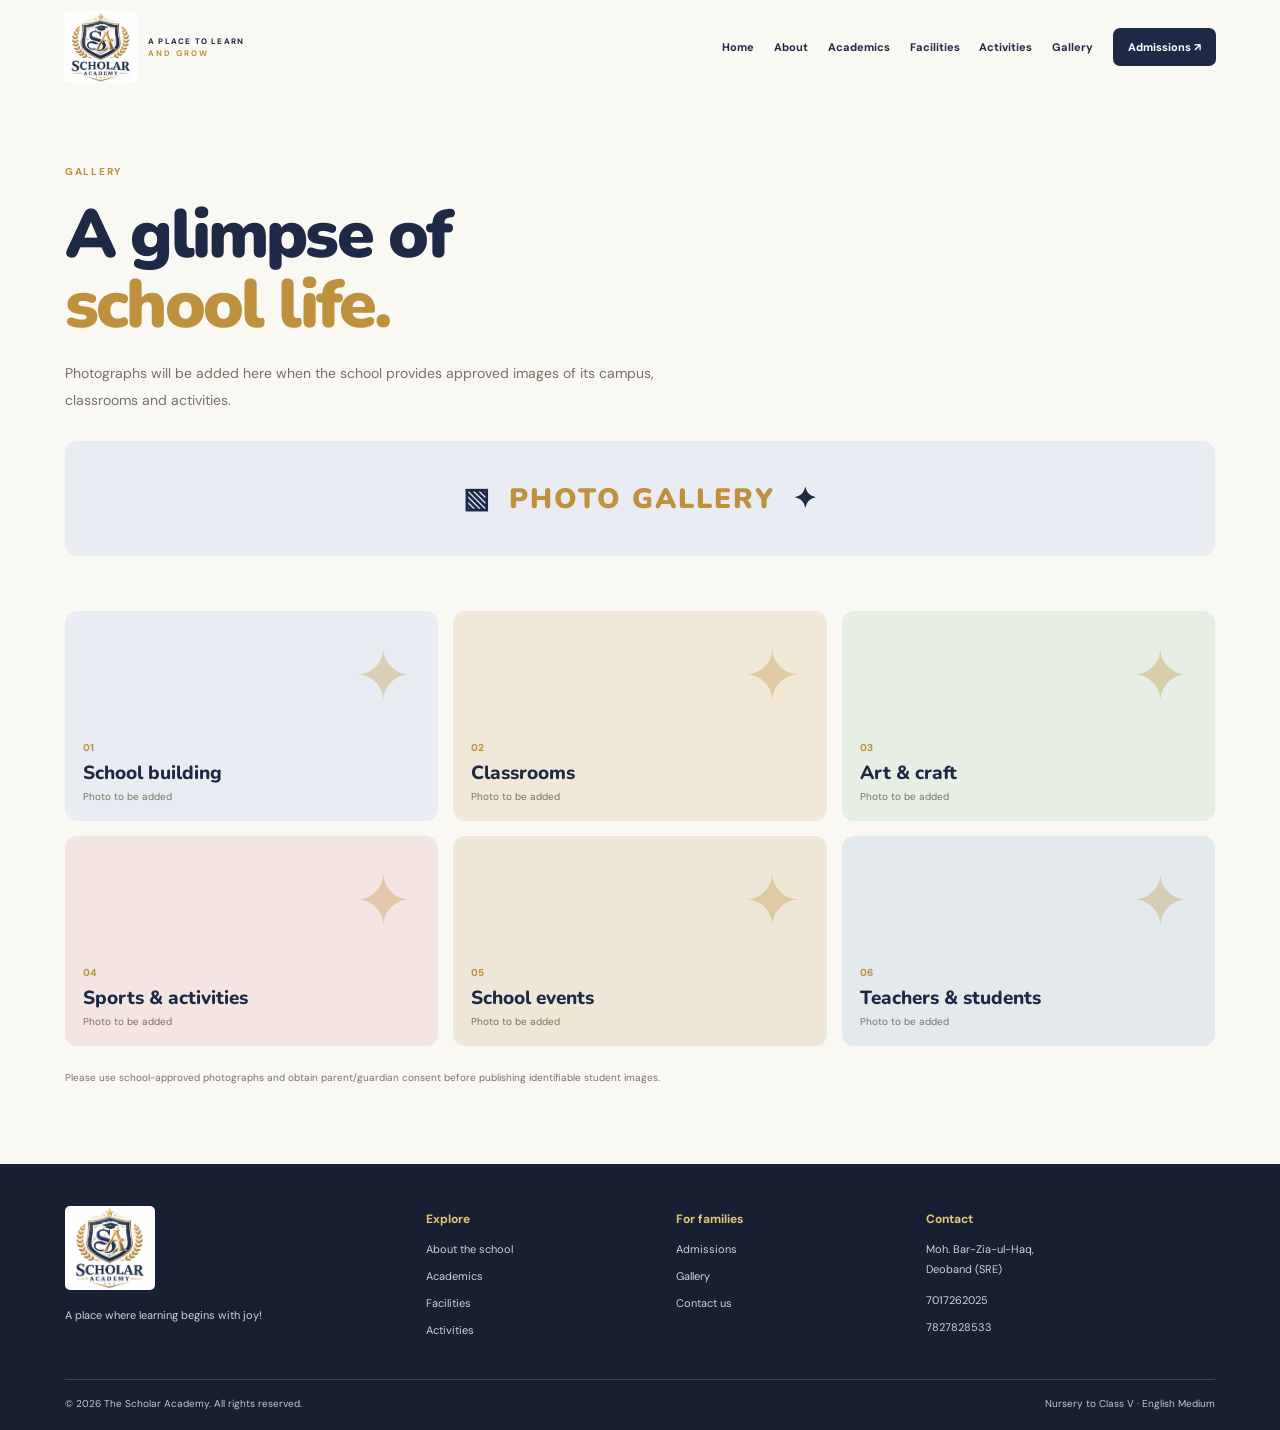
<file: gallery.html>
<!doctype html>
<html lang="en"><head>
<meta charset="UTF-8"><meta name="viewport" content="width=device-width, initial-scale=1">
<meta name="description" content="A future photo gallery for The Scholar Academy.">
<title>Gallery | The Scholar Academy</title>
<link rel="preconnect" href="https://fonts.googleapis.com"><link rel="preconnect" href="https://fonts.gstatic.com" crossorigin>
<link href="https://fonts.googleapis.com/css2?family=DM+Sans:wght@400;500;600;700&family=Nunito:wght@600;700;800;900&display=swap" rel="stylesheet">
<link rel="stylesheet" href="style.css"></head><body>

<header class="site-header">
  <a class="brand" href="index.html" aria-label="The Scholar Academy home">
    <img src="assets/scholar-academy-logo.jpg" alt="The Scholar Academy crest" class="brand-logo">
    <span class="brand-caption">A PLACE TO LEARN <b>AND GROW</b></span>
  </a>
  <button class="menu-toggle" aria-label="Open navigation" aria-expanded="false" aria-controls="main-nav"><span></span><span></span><span></span></button>
  <nav class="main-nav" id="main-nav">
    <a href="index.html">Home</a><a href="about.html">About</a><a href="academics.html">Academics</a>
    <a href="facilities.html">Facilities</a><a href="activities.html">Activities</a>
    <a href="gallery.html">Gallery</a><a class="nav-cta" href="admissions.html">Admissions ↗</a>
  </nav>
</header>

<main>
<section class="page-hero section-wrap"><span class="eyebrow">GALLERY</span><h1>A glimpse of<br><em>school life.</em></h1><p>Photographs will be added here when the school provides approved images of its campus, classrooms and activities.</p><div class="page-hero-art art-gallery">▧ <span>PHOTO GALLERY</span> ✦</div></section>
<section class="gallery-grid section-wrap">
<div class="gallery-placeholder gp-one"><span>01</span><b>School building</b><small>Photo to be added</small></div>
<div class="gallery-placeholder gp-two"><span>02</span><b>Classrooms</b><small>Photo to be added</small></div>
<div class="gallery-placeholder gp-three"><span>03</span><b>Art & craft</b><small>Photo to be added</small></div>
<div class="gallery-placeholder gp-four"><span>04</span><b>Sports & activities</b><small>Photo to be added</small></div>
<div class="gallery-placeholder gp-five"><span>05</span><b>School events</b><small>Photo to be added</small></div>
<div class="gallery-placeholder gp-six"><span>06</span><b>Teachers & students</b><small>Photo to be added</small></div>
</section><p class="gallery-consent section-wrap">Please use school-approved photographs and obtain parent/guardian consent before publishing identifiable student images.</p>
</main>

<footer class="footer" id="contact">
  <div class="footer-main">
    <div><img src="assets/scholar-academy-logo.jpg" alt="The Scholar Academy logo" class="footer-logo"><p>A place where learning begins with joy!</p></div>
    <div><h4>Explore</h4><a href="about.html">About the school</a><a href="academics.html">Academics</a><a href="facilities.html">Facilities</a><a href="activities.html">Activities</a></div>
    <div><h4>For families</h4><a href="admissions.html">Admissions</a><a href="gallery.html">Gallery</a><a href="contact.html">Contact us</a></div>
    <div><h4>Contact</h4><p>Moh. Bar-Zia-ul-Haq,<br>Deoband (SRE)</p><a href="tel:+917017262025">7017262025</a><a href="tel:+917827828533">7827828533</a></div>
  </div>
  <div class="footer-bottom"><span>© <span id="year"></span> The Scholar Academy. All rights reserved.</span><span>Nursery to Class V · English Medium</span></div>
</footer>

<script src="script.js"></script></body></html>
</file>
<file: style.css>
*{box-sizing:border-box}
:root{--navy:#1d2945;--gold:#bd913e;--gold-light:#e6c477;--cream:#faf8f3;--muted:#777267;--white:#fff}
html{scroll-behavior:smooth}body{margin:0;background:var(--cream);color:var(--navy);font-family:"DM Sans",sans-serif}a{color:inherit;text-decoration:none}
.site-header{width:min(1200px,90%);min-height:94px;margin:auto;display:flex;align-items:center;justify-content:space-between;gap:22px}
.brand{display:flex;align-items:center;gap:10px;flex-shrink:0}.brand-logo{width:74px;height:72px;object-fit:contain;background:#fff;border-radius:5px}.brand-caption{font:800 8px/1.5 "DM Sans";letter-spacing:1.2px}.brand-caption b{display:block;color:var(--gold);letter-spacing:2px}
.main-nav{display:flex;align-items:center;gap:clamp(10px,1.55vw,22px)}.main-nav a{font-size:11px;font-weight:700;white-space:nowrap;transition:color .2s}.main-nav a:hover{color:var(--gold)}.main-nav .nav-cta{background:var(--navy);color:white;padding:12px 15px;border-radius:7px}
.menu-toggle{display:none;border:0;background:none;padding:8px;cursor:pointer}.menu-toggle span{display:block;width:25px;height:2px;margin:5px;background:var(--navy)}
.section-wrap{width:min(1150px,90%);margin-inline:auto}.eyebrow{font-size:10px;font-weight:800;letter-spacing:1.7px;color:var(--gold)}.eyebrow i{display:inline-block;width:7px;height:7px;border-radius:50%;background:var(--gold);margin-right:7px}
h1,h2,h3{font-family:"Nunito",sans-serif}h2{font-size:clamp(37px,4.5vw,56px);line-height:1.08;letter-spacing:-2px;font-weight:900;margin:17px 0}h2 em,h1 em{font-style:normal;color:var(--gold)}
.hero{display:grid;grid-template-columns:1fr 1fr;align-items:center;gap:32px;padding-top:38px}.hero-copy{padding-left:2%}.hero h1,.page-hero h1{font:900 clamp(49px,6vw,76px)/1.03 "Nunito";letter-spacing:-2.8px;margin:20px 0}.hero-copy>p,.page-hero>p,.about-copy>p,.section-heading>p,.content-split p,.admissions p,.contact-card p{max-width:500px;color:var(--muted);font-size:14px;line-height:1.9}
.hero-actions{display:flex;align-items:center;gap:22px;margin-top:27px}.button{display:inline-flex;align-items:center;padding:15px 19px;border-radius:7px;font-size:12px;font-weight:800;transition:transform .2s,box-shadow .2s}.button:hover{transform:translateY(-3px);box-shadow:0 10px 24px #1d294522}.button-gold{background:var(--gold);color:white}.button-light{background:white;color:var(--navy);white-space:nowrap}.text-link{font-size:12px;font-weight:800}.text-link:hover{color:var(--gold)}
.hero-note{display:flex;align-items:center;gap:12px;margin-top:42px}.note-icon{width:40px;height:40px;border-radius:50%;display:grid;place-items:center;background:#f0e5cc;color:var(--gold);font-size:22px}.hero-note p{font-size:12px;line-height:1.6}.hero-note small{color:var(--muted)}
.hero-art{position:relative;min-height:440px;display:grid;place-items:center}.art-backdrop{position:absolute;width:78%;height:83%;right:3%;top:8%;border-radius:48% 48% 16px 16px;background:#e8dfca}.hero-illustration{position:relative;z-index:1;width:73%;height:370px;border:2px solid #d6c69f;border-radius:48% 48% 14px 14px;background:linear-gradient(145deg,#fffdf8,#f0e8d8);display:flex;align-items:center;justify-content:center;flex-direction:column;box-shadow:inset 0 0 0 12px #ffffff80}.ill-star{font-size:54px;color:var(--gold)}.ill-book{font-size:100px;line-height:.8;color:var(--navy);transform:rotate(-8deg)}.ill-pencil{font-size:45px;color:var(--gold);position:absolute;right:15%;top:27%}.ill-caption{font:800 16px/1.3 Nunito;text-align:center;color:var(--navy);margin-top:10px}.ill-caption b{color:var(--gold)}.photo-sticker{position:absolute;z-index:2;right:0;bottom:26px;background:white;border-radius:9px;padding:14px 17px;box-shadow:0 10px 28px #1d29451c;font-size:12px}.round-sticker{position:absolute;z-index:2;left:0;top:60px;width:100px;height:100px;border-radius:50%;background:var(--navy);color:white;display:grid;place-content:center;text-align:center;font-size:10px;line-height:1.45;letter-spacing:1px;transform:rotate(-9deg)}.round-sticker strong{color:var(--gold-light)}
.hero-highlights{grid-column:1/-1;display:grid;grid-template-columns:repeat(3,1fr);background:var(--navy);color:white;border-radius:10px;padding:22px 18px;margin:8px 0 95px}.hero-highlights>div{display:flex;justify-content:center;align-items:center;gap:12px}.hero-highlights>div+div{border-left:1px solid #ffffff35}.hero-highlights b{font:800 18px Nunito;color:var(--gold-light)}.hero-highlights span{font-size:10px;color:#e0dfdc}
.hero-highlights2{
    justify-content: center;
    align-items: center;
    display: flex;
    height: 65px;
    background-color: #1d2945;
    color: var(--gold-light);
    font-size: 28px;
    margin-bottom: 38px;
    margin-left: 8%;
    margin-right: 8%;
    border-radius: 10px;
} 
.hero-highlights2 h5{
    margin-right: 5px;
}
.about,.content-split{display:grid;grid-template-columns:1fr 1fr;gap:60px;align-items:center;padding-bottom:95px}.about-copy .lead{font:800 19px/1.5 Nunito;color:var(--navy)}.gold-rule{display:block;width:65px;height:3px;background:var(--gold);margin-top:25px}
.section-heading{display:flex;justify-content:space-between;align-items:end;gap:35px;margin-bottom:34px}.section-heading>p{max-width:340px}
.home-links{padding:20px 0 100px}.link-card-grid{display:grid;grid-template-columns:repeat(4,1fr);gap:14px}.link-card{position:relative;min-height:190px;border-radius:11px;padding:20px;display:flex;flex-direction:column;transition:transform .2s}.link-card:hover{transform:translateY(-6px)}.link-card>span{font-size:10px;font-weight:800;color:var(--gold)}.link-card>b{font:900 22px Nunito;margin-top:auto}.link-card small{font-size:10px;color:var(--muted);margin-top:4px}.link-card i{position:absolute;right:18px;top:17px;font-style:normal;font-size:19px}.card-one{background:#e9edf3}.card-two{background:#f1e8d7}.card-three{background:#e7eee3}.card-four{background:#f3e5e1}
.mission{text-align:center;padding:62px 20px 72px;margin-bottom:85px;border-radius:13px;background:#eee7d8}.mission-mark{font:900 85px/.7 Georgia;color:#d5bd8d}.mission h2{font-size:clamp(28px,4vw,45px);line-height:1.25;margin:20px 0 0}
.admissions{display:flex;align-items:center;justify-content:space-between;gap:25px;background:var(--navy);color:white;border-radius:12px;padding:42px 48px;margin-bottom:85px}.admissions .eyebrow{color:var(--gold-light)}.admissions h2{margin:12px 0}.admissions h2 em{color:var(--gold-light)}.admissions p{color:#d5d8df;margin-bottom:0}
.footer{background:#171f33;color:white;padding:42px max(5%,calc((100% - 1150px)/2)) 20px}.footer-main{display:grid;grid-template-columns:1.5fr 1fr 1fr 1.3fr;gap:28px;padding-bottom:32px}.footer-logo{width:90px;height:84px;object-fit:contain;background:white;border-radius:5px}.footer-main p,.footer-main a{font-size:11px;line-height:1.8;color:#d0d2d8}.footer-main h4{font-size:12px;margin:5px 0 13px;color:var(--gold-light)}.footer-main a{display:block;margin:7px 0}.footer-bottom{display:flex;justify-content:space-between;gap:15px;border-top:1px solid #ffffff28;padding-top:17px;font-size:10px;color:#c3c7d0}
.page-hero{padding:65px 0 55px;position:relative;min-height:340px}.page-hero h1{font-size:clamp(46px,5.5vw,68px)}.page-hero>p{max-width:590px}.page-hero-art{margin-top:28px;min-height:115px;border-radius:12px;background:#eee7d8;display:flex;align-items:center;justify-content:center;gap:18px;color:var(--navy);font:900 28px Nunito;letter-spacing:2px}.page-hero-art span{color:var(--gold)}.art-about{background:#e9edf3}.art-academics{background:#f1e8d7}.art-facilities{background:#e7eee3}.art-activities{background:#f3e5e1}.art-gallery{background:#e9edf3}.art-admissions{background:#eee7d8}.art-contact{background:#e7eee3}
.content-split{padding-top:30px}.content-split p{margin-top:0}
.program-grid{display:grid;grid-template-columns:repeat(3,1fr);gap:16px}.program-card{min-height:275px;padding:23px;border-radius:12px;display:flex;flex-direction:column;transition:transform .25s,box-shadow .25s}.program-card:hover{transform:translateY(-6px);box-shadow:0 14px 28px #1d29451c}.program-early{background:#f1e4cb}.program-kinder{background:#e4eadf}.program-primary{background:#e1e8f0}.program-top{display:flex;justify-content:space-between;font-size:9px;letter-spacing:1px;font-weight:800}.program-symbol{font-size:30px;color:var(--gold)}.program-card h3{font-size:28px;margin:25px 0 7px}.program-card p{font-size:12px;line-height:1.7;color:#69675f}.program-card>a{display:flex;justify-content:space-between;margin-top:auto;padding-top:13px;border-top:1px solid #1d294526;font-size:10px;font-weight:800}.program-card>a b{color:var(--gold);font-size:17px}.academics{padding-bottom:90px}.small-note{font-size:10px;color:#8a8174;font-style:italic;line-height:1.6;margin:18px 0 60px}
.facilities{padding:10px 0 90px}.facility-grid{display:grid;grid-template-columns:repeat(2,1fr);gap:16px}.facility-card{min-height:180px;border-radius:12px;padding:22px;display:flex;align-items:center;gap:20px}.facility-classroom{background:#e9edf3}.facility-artcraft{background:#f1e8d7}.facility-sports{background:#e7eee3}.facility-cycle{background:#f3e5e1}.facility-art{flex:0 0 82px;height:82px;border-radius:50%;display:grid;place-items:center;background:#ffffffa8;color:var(--gold);font:800 34px Nunito}.facility-card span{font-size:9px;letter-spacing:1px;font-weight:800;color:var(--gold)}.facility-card h3{font:800 19px Nunito;margin:8px 0 5px}.facility-card p{font-size:11px;line-height:1.7;color:var(--muted);margin:0}
.activity-list{padding:15px 0 70px}.activity-row{display:grid;grid-template-columns:45px 1fr 35px;gap:18px;align-items:center;padding:25px 5px;border-top:1px solid #ded7ca}.activity-row>span{font-size:11px;color:var(--gold);font-weight:800}.activity-row h2{font-size:24px;margin:0 0 5px}.activity-row p{font-size:12px;color:var(--muted);margin:0;line-height:1.7}.activity-row>b{font-size:24px;color:var(--gold)}
.gallery-grid{display:grid;grid-template-columns:repeat(3,1fr);gap:15px;padding-bottom:15px}.gallery-placeholder{min-height:210px;border-radius:12px;padding:18px;display:flex;flex-direction:column;justify-content:flex-end;position:relative;overflow:hidden}.gallery-placeholder:before{content:"✦";position:absolute;right:25px;top:20px;font-size:70px;color:#bd913e55}.gallery-placeholder span{font-size:10px;color:var(--gold);font-weight:800}.gallery-placeholder b{font:800 19px Nunito;margin-top:6px}.gallery-placeholder small{font-size:10px;color:var(--muted);margin-top:4px}.gp-one{background:#e9edf3}.gp-two{background:#f1e8d7}.gp-three{background:#e7eee3}.gp-four{background:#f3e5e1}.gp-five{background:#eee7d8}.gp-six{background:#e3e9ed}.gallery-consent{font-size:10px;color:var(--muted);padding-bottom:70px}
.admission-details,.contact-layout{display:grid;grid-template-columns:1fr 1fr;gap:25px;padding:20px 0 45px}.admission-details h3{font:800 22px Nunito;margin:8px 0}.contact-card{background:#f0e8d8;border-radius:12px;padding:30px}.contact-card h2{font-size:38px}.contact-card .button{margin-top:15px}.phone-link,.contact-phone{display:block;font-weight:800;font-size:13px;color:var(--navy);margin-top:14px}.contact-label{font-size:10px!important;font-weight:800;letter-spacing:1.3px;color:var(--gold)!important;margin-top:25px}.contact-phone{font-size:17px;margin:8px 0}.map-placeholder{min-height:290px;border-radius:12px;background:repeating-linear-gradient(45deg,#e9edf3,#e9edf3 16px,#e3e8ed 16px,#e3e8ed 32px);display:flex;flex-direction:column;align-items:center;justify-content:center;text-align:center;padding:25px}.map-placeholder span{font-size:45px;color:var(--gold)}.map-placeholder b{font:800 18px Nunito}.map-placeholder small{max-width:240px;font-size:11px;color:var(--muted);margin-top:8px}
.reveal{opacity:0;transform:translateY(20px);transition:opacity .65s ease,transform .65s ease}.reveal.visible{opacity:1;transform:translateY(0)}
@media(max-width:980px){.main-nav{gap:10px}.main-nav a{font-size:10px}.brand-logo{width:65px;height:64px}.brand-caption{font-size:7px}}
@media(max-width:820px){.site-header{min-height:80px}.menu-toggle{display:block}.main-nav{display:none;position:absolute;z-index:10;top:72px;left:5%;right:5%;padding:22px;background:white;border-radius:12px;box-shadow:0 15px 35px #0002;flex-direction:column;align-items:stretch;gap:17px}.main-nav.open{display:flex}.main-nav .nav-cta{text-align:center}.hero{grid-template-columns:1fr;padding-top:25px}.hero-art{min-height:370px;width:95%;margin:auto}.hero-highlights{margin-bottom:70px}.hero-highlights>div{flex-direction:column;text-align:center;gap:5px}.hero-highlights b{font-size:15px}.hero-highlights span{max-width:120px;line-height:1.4}.about,.content-split{grid-template-columns:1fr;gap:20px;padding-bottom:65px}.section-heading{display:block}.section-heading>p{margin-top:10px}.link-card-grid{grid-template-columns:repeat(2,1fr)}.program-grid{grid-template-columns:1fr}.program-card{min-height:220px}.facility-grid{grid-template-columns:1fr}.admissions{display:block;padding:33px 27px;margin-bottom:65px}.admissions .button{margin-top:22px}.footer-main{grid-template-columns:1fr 1fr}.page-hero{padding-top:45px}.gallery-grid{grid-template-columns:repeat(2,1fr)}.admission-details,.contact-layout{grid-template-columns:1fr}}
@media(max-width:480px){.brand-logo{width:60px;height:60px}.brand-caption{font-size:7px}.hero h1{font-size:50px}.hero-actions{align-items:flex-start;flex-direction:column;gap:13px}.hero-art{min-height:315px}.hero-illustration{height:270px}.round-sticker{width:84px;height:84px;font-size:9px}.hero-highlights{grid-template-columns:1fr;gap:13px}.hero-highlights>div+div{border-left:0;border-top:1px solid #ffffff35;padding-top:13px}.link-card-grid,.gallery-grid{grid-template-columns:1fr}.link-card{min-height:150px}.facility-card{align-items:flex-start;gap:13px;padding:17px}.facility-art{flex-basis:65px;height:65px;font-size:27px}.activity-row{grid-template-columns:28px 1fr 24px;gap:10px}.activity-row h2{font-size:20px}.footer-main{grid-template-columns:1fr}.footer-bottom{flex-direction:column}.page-hero-art{font-size:21px;min-height:90px}}
@media(prefers-reduced-motion:reduce){html{scroll-behavior:auto}.reveal{opacity:1;transform:none;transition:none}*{transition-duration:.01ms!important}}
</file>
